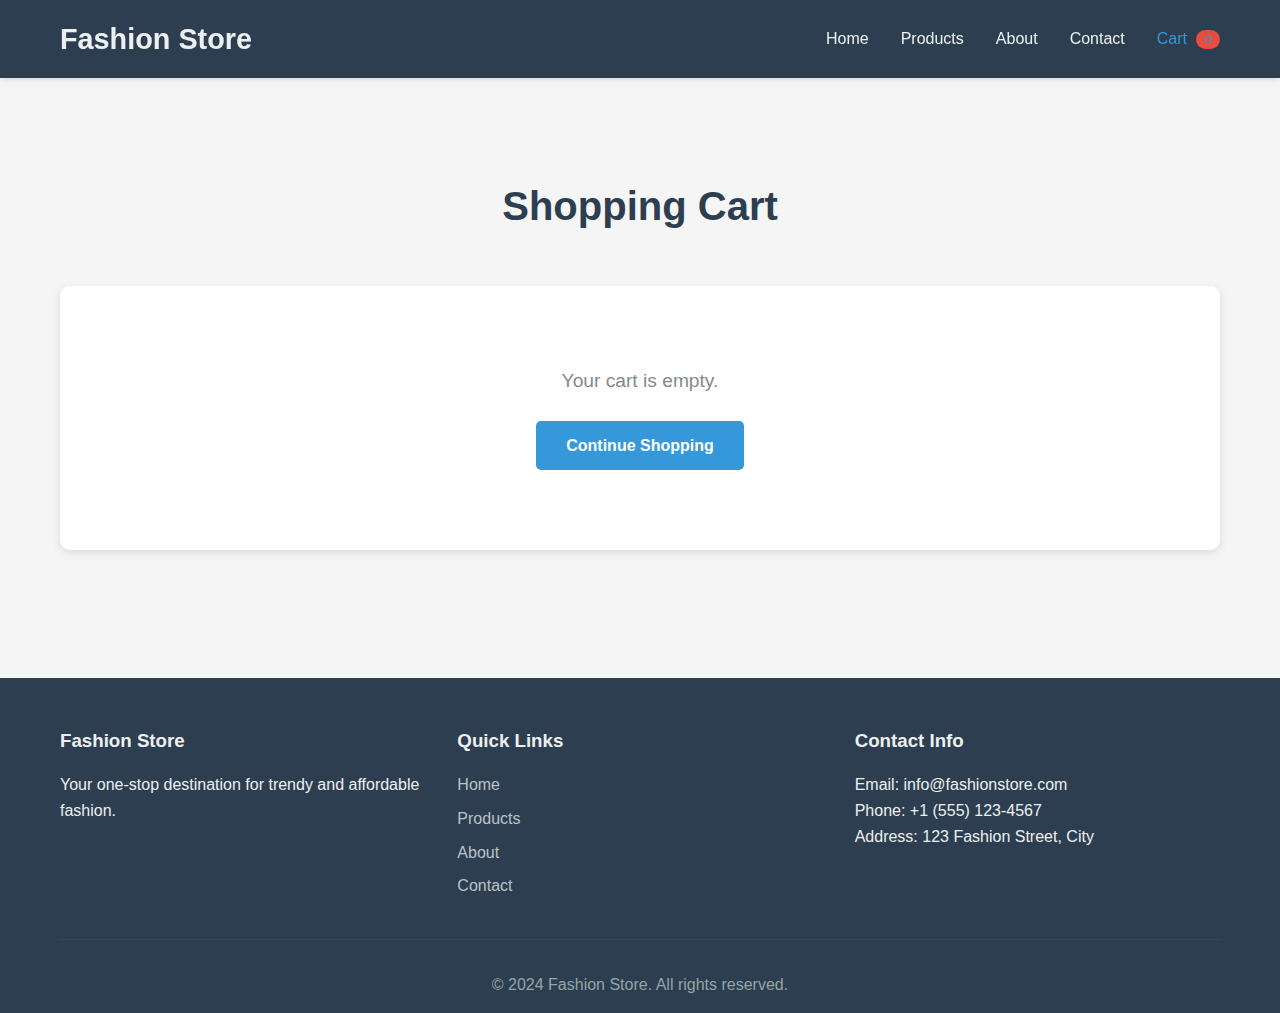
<file: cart.html>
<!DOCTYPE html>
<html lang="en">
<head>
    <meta charset="UTF-8">
    <meta name="viewport" content="width=device-width, initial-scale=1.0">
    <title>Fashion Store - Shopping Cart</title>
    <link rel="stylesheet" href="css/style.css">
</head>
<body>
    <!-- Navigation -->
    <nav class="navbar">
        <div class="container">
            <div class="nav-brand">
                <a href="index.html"><h1>Fashion Store</h1></a>
            </div>
            <ul class="nav-menu">
                <li><a href="index.html">Home</a></li>
                <li><a href="products.html">Products</a></li>
                <li><a href="about.html">About</a></li>
                <li><a href="contact.html">Contact</a></li>
                <li><a href="cart.html" class="active">Cart <span id="cart-count">0</span></a></li>
            </ul>
            <div class="hamburger">
                <span></span>
                <span></span>
                <span></span>
            </div>
        </div>
    </nav>

    <!-- Cart Section -->
    <section class="cart-section">
        <div class="container">
            <h2 class="section-title">Shopping Cart</h2>
            <div id="cart-items" class="cart-items">
                <!-- Cart items will be dynamically added here -->
                <div class="empty-cart">
                    <p>Your cart is empty.</p>
                    <a href="products.html" class="btn btn-primary">Continue Shopping</a>
                </div>
            </div>
            <div class="cart-summary" id="cart-summary" style="display: none;">
                <div class="summary-row">
                    <span>Subtotal:</span>
                    <span id="subtotal">$0.00</span>
                </div>
                <div class="summary-row">
                    <span>Tax (10%):</span>
                    <span id="tax">$0.00</span>
                </div>
                <div class="summary-row total">
                    <span>Total:</span>
                    <span id="total">$0.00</span>
                </div>
                <button class="btn btn-primary btn-large" id="checkout-btn">Proceed to Checkout</button>
            </div>
        </div>
    </section>

    <!-- Footer -->
    <footer class="footer">
        <div class="container">
            <div class="footer-content">
                <div class="footer-section">
                    <h3>Fashion Store</h3>
                    <p>Your one-stop destination for trendy and affordable fashion.</p>
                </div>
                <div class="footer-section">
                    <h3>Quick Links</h3>
                    <ul>
                        <li><a href="index.html">Home</a></li>
                        <li><a href="products.html">Products</a></li>
                        <li><a href="about.html">About</a></li>
                        <li><a href="contact.html">Contact</a></li>
                    </ul>
                </div>
                <div class="footer-section">
                    <h3>Contact Info</h3>
                    <p>Email: info@fashionstore.com</p>
                    <p>Phone: +1 (555) 123-4567</p>
                    <p>Address: 123 Fashion Street, City</p>
                </div>
            </div>
            <p class="footer-bottom">&copy; 2024 Fashion Store. All rights reserved.</p>
        </div>
    </footer>

    <script src="js/script.js"></script>
    <script src="js/cart.js"></script>
</body>
</html>
</file>
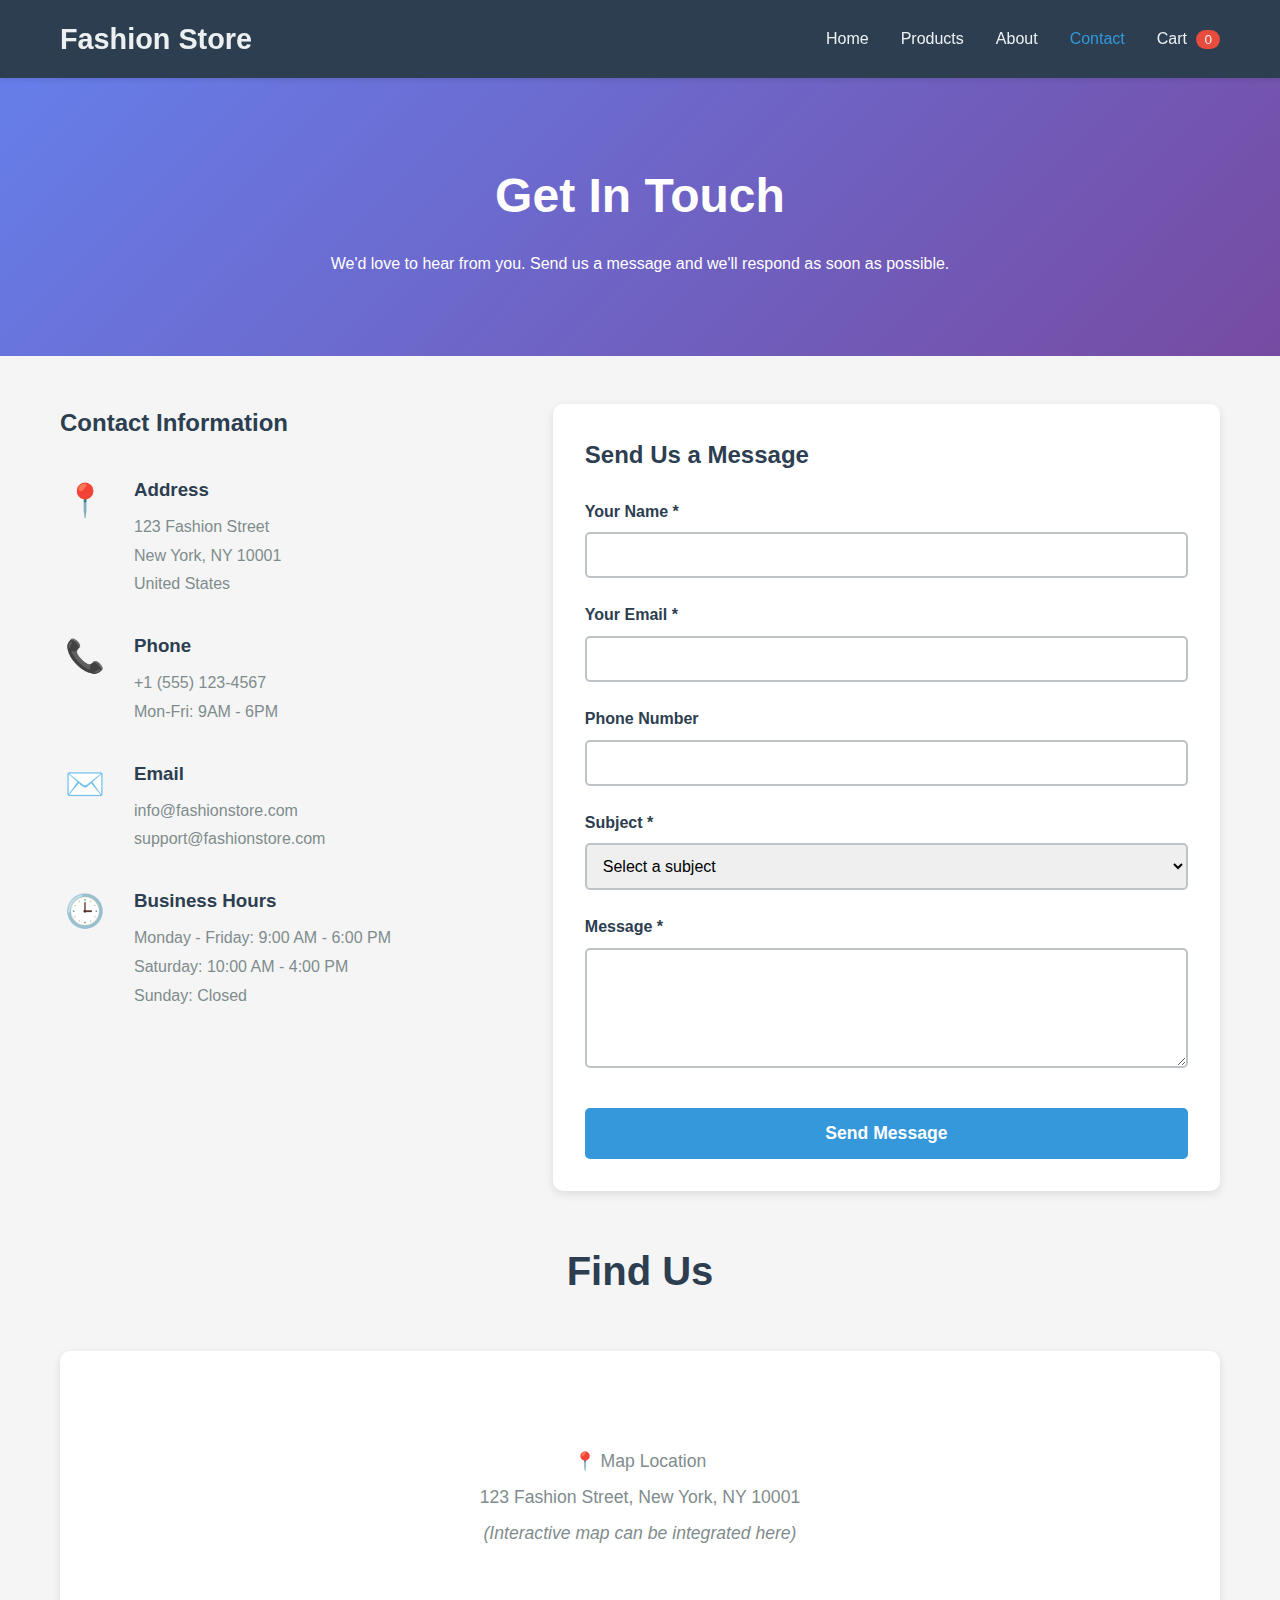
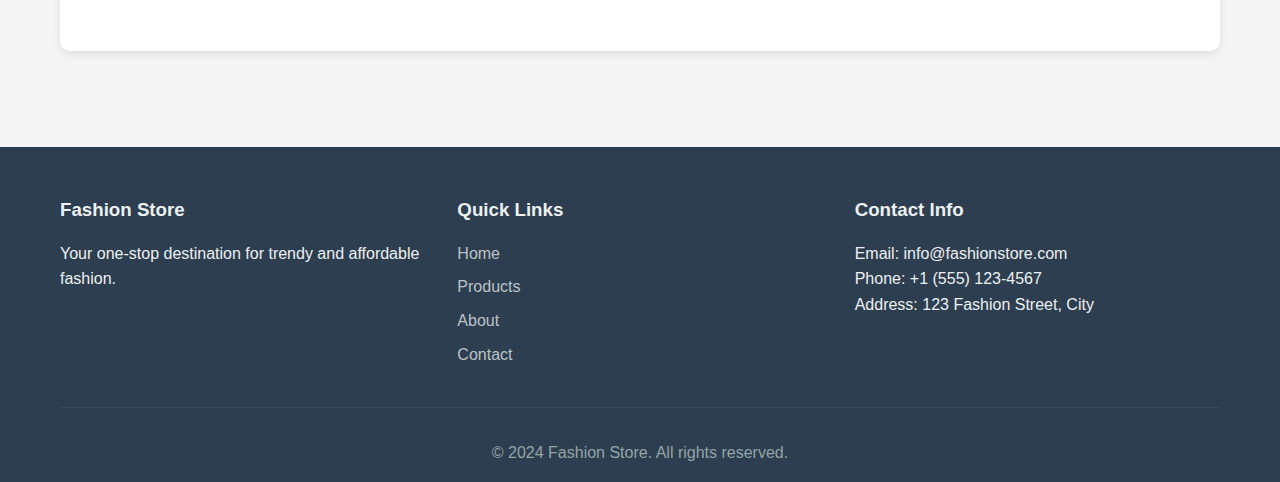
<file: contact.html>
<!DOCTYPE html>
<html lang="en">
<head>
    <meta charset="UTF-8">
    <meta name="viewport" content="width=device-width, initial-scale=1.0">
    <title>Fashion Store - Contact Us</title>
    <link rel="stylesheet" href="css/style.css">
</head>
<body>
    <!-- Navigation -->
    <nav class="navbar">
        <div class="container">
            <div class="nav-brand">
                <a href="index.html"><h1>Fashion Store</h1></a>
            </div>
            <ul class="nav-menu">
                <li><a href="index.html">Home</a></li>
                <li><a href="products.html">Products</a></li>
                <li><a href="about.html">About</a></li>
                <li><a href="contact.html" class="active">Contact</a></li>
                <li><a href="cart.html">Cart <span id="cart-count">0</span></a></li>
            </ul>
            <div class="hamburger">
                <span></span>
                <span></span>
                <span></span>
            </div>
        </div>
    </nav>

    <!-- Contact Hero -->
    <section class="contact-hero">
        <div class="container">
            <h1>Get In Touch</h1>
            <p>We'd love to hear from you. Send us a message and we'll respond as soon as possible.</p>
        </div>
    </section>

    <!-- Contact Section -->
    <section class="contact-section">
        <div class="container">
            <div class="contact-wrapper">
                <div class="contact-info">
                    <h2>Contact Information</h2>
                    <div class="info-item">
                        <div class="info-icon">📍</div>
                        <div>
                            <h3>Address</h3>
                            <p>123 Fashion Street<br>New York, NY 10001<br>United States</p>
                        </div>
                    </div>
                    <div class="info-item">
                        <div class="info-icon">📞</div>
                        <div>
                            <h3>Phone</h3>
                            <p>+1 (555) 123-4567<br>Mon-Fri: 9AM - 6PM</p>
                        </div>
                    </div>
                    <div class="info-item">
                        <div class="info-icon">✉️</div>
                        <div>
                            <h3>Email</h3>
                            <p>info@fashionstore.com<br>support@fashionstore.com</p>
                        </div>
                    </div>
                    <div class="info-item">
                        <div class="info-icon">🕒</div>
                        <div>
                            <h3>Business Hours</h3>
                            <p>Monday - Friday: 9:00 AM - 6:00 PM<br>Saturday: 10:00 AM - 4:00 PM<br>Sunday: Closed</p>
                        </div>
                    </div>
                </div>

                <div class="contact-form-wrapper">
                    <h2>Send Us a Message</h2>
                    <form class="contact-form" id="contact-form">
                        <div class="form-group">
                            <label for="name">Your Name *</label>
                            <input type="text" id="name" name="name" required>
                        </div>
                        <div class="form-group">
                            <label for="email">Your Email *</label>
                            <input type="email" id="email" name="email" required>
                        </div>
                        <div class="form-group">
                            <label for="phone">Phone Number</label>
                            <input type="tel" id="phone" name="phone">
                        </div>
                        <div class="form-group">
                            <label for="subject">Subject *</label>
                            <select id="subject" name="subject" required>
                                <option value="">Select a subject</option>
                                <option value="order">Order Inquiry</option>
                                <option value="return">Return/Exchange</option>
                                <option value="product">Product Question</option>
                                <option value="complaint">Complaint</option>
                                <option value="other">Other</option>
                            </select>
                        </div>
                        <div class="form-group">
                            <label for="message">Message *</label>
                            <textarea id="message" name="message" rows="5" required></textarea>
                        </div>
                        <button type="submit" class="btn btn-primary btn-large">Send Message</button>
                    </form>
                    <div id="form-message" class="form-message"></div>
                </div>
            </div>

            <!-- Map Section -->
            <div class="map-section">
                <h2 class="section-title">Find Us</h2>
                <div class="map-placeholder">
                    <p>📍 Map Location</p>
                    <p>123 Fashion Street, New York, NY 10001</p>
                    <p class="map-note">(Interactive map can be integrated here)</p>
                </div>
            </div>
        </div>
    </section>

    <!-- Footer -->
    <footer class="footer">
        <div class="container">
            <div class="footer-content">
                <div class="footer-section">
                    <h3>Fashion Store</h3>
                    <p>Your one-stop destination for trendy and affordable fashion.</p>
                </div>
                <div class="footer-section">
                    <h3>Quick Links</h3>
                    <ul>
                        <li><a href="index.html">Home</a></li>
                        <li><a href="products.html">Products</a></li>
                        <li><a href="about.html">About</a></li>
                        <li><a href="contact.html">Contact</a></li>
                    </ul>
                </div>
                <div class="footer-section">
                    <h3>Contact Info</h3>
                    <p>Email: info@fashionstore.com</p>
                    <p>Phone: +1 (555) 123-4567</p>
                    <p>Address: 123 Fashion Street, City</p>
                </div>
            </div>
            <p class="footer-bottom">&copy; 2024 Fashion Store. All rights reserved.</p>
        </div>
    </footer>

    <script src="js/script.js"></script>
    <script src="js/contact.js"></script>
</body>
</html>
</file>
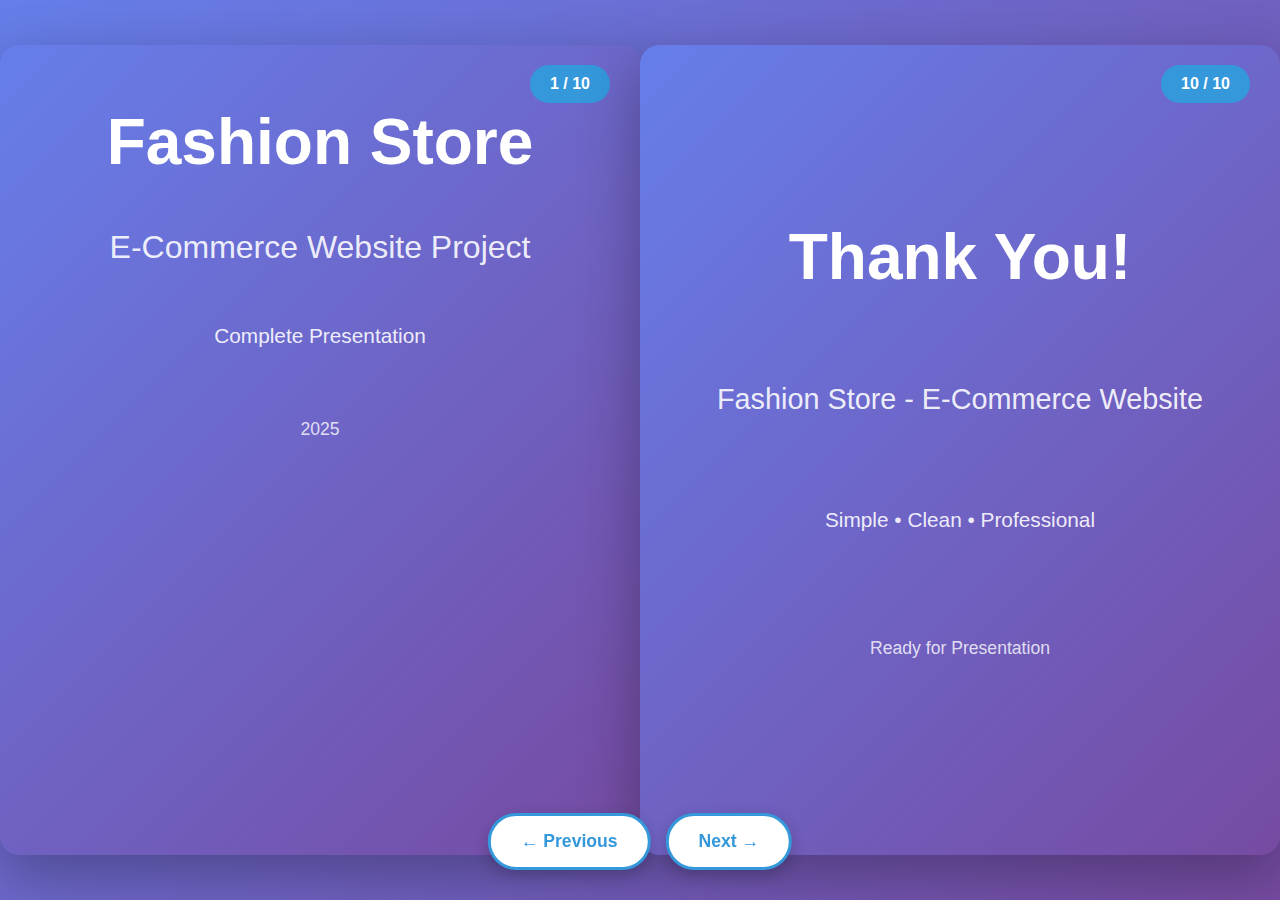
<file: Fashion_Store_Presentation.html>
<!DOCTYPE html>
<html lang="en">
<head>
    <meta charset="UTF-8">
    <meta name="viewport" content="width=device-width, initial-scale=1.0">
    <title>Fashion Store - Presentation</title>
    <style>
        * {
            margin: 0;
            padding: 0;
            box-sizing: border-box;
        }
        
        body {
            font-family: 'Segoe UI', Tahoma, Geneva, Verdana, sans-serif;
            background: linear-gradient(135deg, #667eea 0%, #764ba2 100%);
            overflow: hidden;
        }
        
        .presentation-container {
            width: 100vw;
            height: 100vh;
            display: flex;
            align-items: center;
            justify-content: center;
        }
        
        .slide {
            width: 90%;
            max-width: 1200px;
            height: 90vh;
            background: white;
            border-radius: 20px;
            box-shadow: 0 20px 60px rgba(0,0,0,0.3);
            padding: 60px;
            display: none;
            overflow-y: auto;
            position: relative;
        }
        
        .slide.active {
            display: block;
            animation: slideIn 0.5s ease;
        }
        
        @keyframes slideIn {
            from {
                opacity: 0;
                transform: scale(0.9);
            }
            to {
                opacity: 1;
                transform: scale(1);
            }
        }
        
        .slide h1 {
            color: #2c3e50;
            font-size: 3em;
            margin-bottom: 30px;
            text-align: center;
            border-bottom: 4px solid #3498db;
            padding-bottom: 20px;
        }
        
        .slide h2 {
            color: #3498db;
            font-size: 2em;
            margin-top: 30px;
            margin-bottom: 20px;
        }
        
        .slide h3 {
            color: #555;
            font-size: 1.5em;
            margin-top: 20px;
            margin-bottom: 15px;
        }
        
        .slide p {
            font-size: 1.2em;
            line-height: 1.8;
            margin-bottom: 15px;
            color: #333;
        }
        
        .slide ul {
            margin-left: 40px;
            margin-bottom: 20px;
        }
        
        .slide li {
            font-size: 1.1em;
            margin-bottom: 10px;
            color: #555;
        }
        
        .feature-grid {
            display: grid;
            grid-template-columns: repeat(2, 1fr);
            gap: 20px;
            margin: 30px 0;
        }
        
        .feature-card {
            background: linear-gradient(135deg, #667eea 0%, #764ba2 100%);
            color: white;
            padding: 30px;
            border-radius: 15px;
            text-align: center;
            box-shadow: 0 5px 15px rgba(0,0,0,0.2);
        }
        
        .feature-card h3 {
            color: white;
            margin: 0 0 15px 0;
            font-size: 1.5em;
        }
        
        .feature-card p {
            color: rgba(255,255,255,0.9);
            margin: 0;
        }
        
        .screenshot-placeholder {
            width: 100%;
            height: 400px;
            background: linear-gradient(135deg, #e8f4f8 0%, #d4e8f0 100%);
            border: 3px dashed #3498db;
            border-radius: 15px;
            display: flex;
            align-items: center;
            justify-content: center;
            color: #3498db;
            font-size: 1.5em;
            font-weight: bold;
            margin: 30px 0;
            text-align: center;
            padding: 20px;
        }
        
        .navigation {
            position: fixed;
            bottom: 30px;
            left: 50%;
            transform: translateX(-50%);
            display: flex;
            gap: 15px;
            z-index: 1000;
        }
        
        .nav-btn {
            background: white;
            color: #3498db;
            border: 3px solid #3498db;
            padding: 15px 30px;
            border-radius: 50px;
            cursor: pointer;
            font-size: 1.1em;
            font-weight: bold;
            transition: all 0.3s;
            box-shadow: 0 5px 15px rgba(0,0,0,0.2);
        }
        
        .nav-btn:hover {
            background: #3498db;
            color: white;
            transform: translateY(-3px);
        }
        
        .slide-number {
            position: absolute;
            top: 20px;
            right: 30px;
            background: #3498db;
            color: white;
            padding: 10px 20px;
            border-radius: 20px;
            font-weight: bold;
        }
        
        .title-slide {
            display: flex;
            flex-direction: column;
            align-items: center;
            justify-content: center;
            text-align: center;
            background: linear-gradient(135deg, #667eea 0%, #764ba2 100%);
            color: white;
        }
        
        .title-slide h1 {
            color: white;
            border: none;
            font-size: 4em;
            margin-bottom: 20px;
        }
        
        .title-slide p {
            font-size: 1.5em;
            color: rgba(255,255,255,0.9);
        }
        
        .code-example {
            background: #2c3e50;
            color: #0f0;
            padding: 20px;
            border-radius: 10px;
            font-family: 'Courier New', monospace;
            margin: 20px 0;
            overflow-x: auto;
        }
        
        .stats-grid {
            display: grid;
            grid-template-columns: repeat(3, 1fr);
            gap: 20px;
            margin: 30px 0;
        }
        
        .stat-card {
            background: #f8f9fa;
            padding: 30px;
            border-radius: 15px;
            text-align: center;
            border: 3px solid #3498db;
        }
        
        .stat-card h2 {
            color: #3498db;
            font-size: 3em;
            margin: 0;
        }
        
        .stat-card p {
            color: #555;
            margin-top: 10px;
        }
    </style>
</head>
<body>
    <div class="presentation-container">
        
        <!-- Slide 1: Title -->
        <div class="slide active title-slide">
            <div class="slide-number">1 / 10</div>
            <h1>Fashion Store</h1>
            <p style="font-size: 2em; margin-top: 20px;">E-Commerce Website Project</p>
            <p style="font-size: 1.3em; margin-top: 40px;">Complete Presentation</p>
            <p style="font-size: 1.1em; margin-top: 60px; color: rgba(255,255,255,0.8);">2025</p>
        </div>

        <!-- Slide 2: Overview -->
        <div class="slide">
            <div class="slide-number">2 / 10</div>
            <h1>Project Overview</h1>
            <p style="font-size: 1.3em; text-align: center; margin-bottom: 40px;">
                A simple e-commerce website made with HTML, CSS, and JavaScript
            </p>
            
            <div class="feature-grid">
                <div class="feature-card">
                    <h3>6 Pages</h3>
                    <p>Complete website with all features</p>
                </div>
                <div class="feature-card">
                    <h3>12 Products</h3>
                    <p>Different clothing items</p>
                </div>
                <div class="feature-card">
                    <h3>Responsive</h3>
                    <p>Works on all devices</p>
                </div>
                <div class="feature-card">
                    <h3>Easy Code</h3>
                    <p>Simple JavaScript for beginners</p>
                </div>
            </div>
        </div>

        <!-- Slide 3: Pages -->
        <div class="slide">
            <div class="slide-number">3 / 10</div>
            <h1>Website Pages</h1>
            
            <h2>1. Home Page</h2>
            <ul>
                <li>Welcome section with hero image</li>
                <li>4 Featured products</li>
                <li>Customer reviews</li>
                <li>Newsletter signup</li>
            </ul>
            
            <h2>2. Products Page</h2>
            <ul>
                <li>Shows all 12 products</li>
                <li>Search bar to find products</li>
                <li>Category filter buttons</li>
                <li>Product grid layout</li>
            </ul>
            
            <h2>3. Product Detail Page</h2>
            <ul>
                <li>Large product image</li>
                <li>Product information</li>
                <li>Size and quantity selector</li>
                <li>Add to Cart button</li>
            </ul>
        </div>

        <!-- Slide 4: More Pages -->
        <div class="slide">
            <div class="slide-number">4 / 10</div>
            <h1>More Pages</h1>
            
            <h2>4. Shopping Cart</h2>
            <ul>
                <li>Shows all added products</li>
                <li>Remove items button</li>
                <li>Price calculation</li>
                <li>Checkout button</li>
            </ul>
            
            <h2>5. About Page</h2>
            <ul>
                <li>Company story</li>
                <li>Mission and values</li>
                <li>Why choose us</li>
                <li>Features and benefits</li>
            </ul>
            
            <h2>6. Contact Page</h2>
            <ul>
                <li>Contact form</li>
                <li>Company information</li>
                <li>Address and phone</li>
                <li>Form validation</li>
            </ul>
        </div>

        <!-- Slide 5: Features -->
        <div class="slide">
            <div class="slide-number">5 / 10</div>
            <h1>Main Features</h1>
            
            <div class="screenshot-placeholder">
                [SCREENSHOT: Products Page with Search and Filter]
            </div>
            
            <h2>1. Product Search</h2>
            <p>Type product name in search bar. Matching products show instantly.</p>
            
            <h2>2. Category Filter</h2>
            <p>Click category buttons (Tops, Bottoms, Dresses, Outerwear) to filter products.</p>
            
            <h2>3. Shopping Cart</h2>
            <p>Add products to cart. Cart saves in browser. Can remove items anytime.</p>
        </div>

        <!-- Slide 6: How It Works -->
        <div class="slide">
            <div class="slide-number">6 / 10</div>
            <h1>How It Works</h1>
            
            <h2>Step 1: Browse Products</h2>
            <p>Go to Products page. See all 12 products in grid layout.</p>
            
            <h2>Step 2: Search or Filter</h2>
            <p>Use search bar or click category buttons to find specific products.</p>
            
            <h2>Step 3: View Details</h2>
            <p>Click "View Details" on any product to see full information.</p>
            
            <h2>Step 4: Add to Cart</h2>
            <p>Select size and quantity. Click "Add to Cart" button.</p>
            
            <h2>Step 5: Checkout</h2>
            <p>Go to Cart page. Review items. Click "Checkout" to complete order.</p>
        </div>

        <!-- Slide 7: Technologies -->
        <div class="slide">
            <div class="slide-number">7 / 10</div>
            <h1>Technologies Used</h1>
            
            <div class="feature-grid">
                <div class="feature-card">
                    <h3>HTML5</h3>
                    <p>Page structure and content</p>
                </div>
                <div class="feature-card">
                    <h3>CSS3</h3>
                    <p>Design and styling</p>
                </div>
                <div class="feature-card">
                    <h3>JavaScript</h3>
                    <p>Makes website interactive</p>
                </div>
                <div class="feature-card">
                    <h3>LocalStorage</h3>
                    <p>Saves cart data</p>
                </div>
            </div>
            
            <h2 style="margin-top: 40px;">Simple Code Example</h2>
            <div class="code-example">
function addToCart(product) {
    let cart = getCart();
    cart.push(product);
    saveCart(cart);
    updateCartCount();
}
            </div>
        </div>

        <!-- Slide 8: Design -->
        <div class="slide">
            <div class="slide-number">8 / 10</div>
            <h1>Design Features</h1>
            
            <div class="screenshot-placeholder">
                [SCREENSHOT: Website Design - Multiple Pages]
            </div>
            
            <h2>Color Scheme</h2>
            <ul>
                <li>Blue (#3498db) - Buttons and links</li>
                <li>Dark Blue (#2c3e50) - Navigation and text</li>
                <li>Red (#e74c3c) - Prices</li>
                <li>Gradient - Hero sections</li>
            </ul>
            
            <h2>Responsive Design</h2>
            <p>Website automatically adjusts for mobile phones, tablets, and computers.</p>
        </div>

        <!-- Slide 9: Project Stats -->
        <div class="slide">
            <div class="slide-number">9 / 10</div>
            <h1>Project Statistics</h1>
            
            <div class="stats-grid">
                <div class="stat-card">
                    <h2>6</h2>
                    <p>Pages</p>
                </div>
                <div class="stat-card">
                    <h2>12</h2>
                    <p>Products</p>
                </div>
                <div class="stat-card">
                    <h2>6</h2>
                    <p>JS Files</p>
                </div>
            </div>
            
            <h2 style="margin-top: 40px;">Features</h2>
            <ul>
                <li>Product search functionality</li>
                <li>Category filtering</li>
                <li>Shopping cart system</li>
                <li>Contact form</li>
                <li>Newsletter signup</li>
                <li>Responsive navigation</li>
                <li>Mobile-friendly design</li>
            </ul>
        </div>

        <!-- Slide 10: Conclusion -->
        <div class="slide title-slide">
            <div class="slide-number">10 / 10</div>
            <h1>Thank You!</h1>
            <p style="font-size: 1.8em; margin-top: 40px;">
                Fashion Store - E-Commerce Website
            </p>
            <p style="font-size: 1.3em; margin-top: 60px;">
                Simple • Clean • Professional
            </p>
            <p style="font-size: 1.1em; margin-top: 80px; color: rgba(255,255,255,0.8);">
                Ready for Presentation
            </p>
        </div>

    </div>

    <!-- Navigation Buttons -->
    <div class="navigation">
        <button class="nav-btn" onclick="previousSlide()">← Previous</button>
        <button class="nav-btn" onclick="nextSlide()">Next →</button>
    </div>

    <script>
        let currentSlide = 0;
        const slides = document.querySelectorAll('.slide');
        const totalSlides = slides.length;

        function showSlide(n) {
            slides[currentSlide].classList.remove('active');
            currentSlide = (n + totalSlides) % totalSlides;
            slides[currentSlide].classList.add('active');
        }

        function nextSlide() {
            showSlide(currentSlide + 1);
        }

        function previousSlide() {
            showSlide(currentSlide - 1);
        }

        // Keyboard navigation
        document.addEventListener('keydown', function(e) {
            if (e.key === 'ArrowRight' || e.key === 'ArrowDown') {
                nextSlide();
            } else if (e.key === 'ArrowLeft' || e.key === 'ArrowUp') {
                previousSlide();
            }
        });

        // Touch swipe for mobile
        let touchStartX = 0;
        let touchEndX = 0;

        document.addEventListener('touchstart', function(e) {
            touchStartX = e.changedTouches[0].screenX;
        });

        document.addEventListener('touchend', function(e) {
            touchEndX = e.changedTouches[0].screenX;
            handleSwipe();
        });

        function handleSwipe() {
            if (touchEndX < touchStartX - 50) {
                nextSlide();
            }
            if (touchEndX > touchStartX + 50) {
                previousSlide();
            }
        }
    </script>
</body>
</html>
</file>
<file: css/style.css>
/* Reset and Base Styles */
* {
    margin: 0;
    padding: 0;
    box-sizing: border-box;
}

body {
    font-family: 'Segoe UI', Tahoma, Geneva, Verdana, sans-serif;
    line-height: 1.6;
    color: #333;
    background-color: #f5f5f5;
}

.container {
    max-width: 1200px;
    margin: 0 auto;
    padding: 0 20px;
}

/* Navigation */
.navbar {
    background-color: #2c3e50;
    color: white;
    padding: 1rem 0;
    box-shadow: 0 2px 5px rgba(0,0,0,0.1);
    position: sticky;
    top: 0;
    z-index: 1000;
}

.navbar .container {
    display: flex;
    justify-content: space-between;
    align-items: center;
}

.nav-brand h1 {
    font-size: 1.8rem;
    color: #ecf0f1;
}

.nav-brand a {
    text-decoration: none;
    color: inherit;
}

.nav-brand a:hover h1 {
    color: #3498db;
    transition: color 0.3s;
}

.nav-menu {
    display: flex;
    list-style: none;
    gap: 2rem;
}

.nav-menu a {
    color: #ecf0f1;
    text-decoration: none;
    font-weight: 500;
    transition: color 0.3s;
}

.nav-menu a:hover,
.nav-menu a.active {
    color: #3498db;
}

.nav-menu span {
    background-color: #e74c3c;
    padding: 2px 8px;
    border-radius: 12px;
    font-size: 0.85rem;
    margin-left: 5px;
}

.hamburger {
    display: none;
    flex-direction: column;
    cursor: pointer;
    gap: 4px;
}

.hamburger span {
    width: 25px;
    height: 3px;
    background-color: #ecf0f1;
    transition: 0.3s;
}

/* Hero Section */
.hero {
    background: linear-gradient(135deg, #667eea 0%, #764ba2 100%);
    color: white;
    padding: 100px 20px;
    text-align: center;
}

.hero-content h2 {
    font-size: 3rem;
    margin-bottom: 1rem;
}

.hero-content p {
    font-size: 1.3rem;
    margin-bottom: 2rem;
}

/* Buttons */
.btn {
    display: inline-block;
    padding: 12px 30px;
    text-decoration: none;
    border-radius: 5px;
    font-weight: 600;
    transition: all 0.3s;
    border: none;
    cursor: pointer;
    font-size: 1rem;
}

.btn-primary {
    background-color: #3498db;
    color: white;
}

.btn-primary:hover {
    background-color: #2980b9;
    transform: translateY(-2px);
    box-shadow: 0 5px 15px rgba(52, 152, 219, 0.4);
}

.btn-secondary {
    background-color: #95a5a6;
    color: white;
}

.btn-secondary:hover {
    background-color: #7f8c8d;
}

.btn-large {
    padding: 15px 40px;
    font-size: 1.1rem;
    width: 100%;
    margin-top: 1rem;
}

/* Section Titles */
.section-title {
    text-align: center;
    font-size: 2.5rem;
    margin: 3rem 0;
    color: #2c3e50;
}

/* Products Grid */
.products-grid {
    display: grid;
    grid-template-columns: repeat(auto-fill, minmax(250px, 1fr));
    gap: 2rem;
    margin-bottom: 3rem;
}

.product-card {
    background: white;
    border-radius: 10px;
    overflow: hidden;
    box-shadow: 0 3px 10px rgba(0,0,0,0.1);
    transition: transform 0.3s, box-shadow 0.3s;
}

.product-card:hover {
    transform: translateY(-5px);
    box-shadow: 0 5px 20px rgba(0,0,0,0.15);
}

.product-image {
    width: 100%;
    height: 300px;
    overflow: hidden;
    background-color: #ecf0f1;
}

.product-image img {
    width: 100%;
    height: 100%;
    object-fit: cover;
    transition: transform 0.3s;
}

.product-card:hover .product-image img {
    transform: scale(1.05);
}

.product-info {
    padding: 1.5rem;
    text-align: center;
}

.product-info h3 {
    color: #2c3e50;
    margin-bottom: 0.5rem;
    font-size: 1.3rem;
}

.price {
    font-size: 1.5rem;
    font-weight: bold;
    color: #e74c3c;
    margin: 1rem 0;
}

/* Product Detail Page */
.product-detail {
    padding: 3rem 0;
}

.product-detail-wrapper {
    display: grid;
    grid-template-columns: 1fr 1fr;
    gap: 3rem;
    background: white;
    padding: 2rem;
    border-radius: 10px;
    box-shadow: 0 3px 10px rgba(0,0,0,0.1);
}

.product-image-large {
    width: 100%;
}

.product-image-large img {
    width: 100%;
    height: auto;
    border-radius: 10px;
}

.product-details h2 {
    font-size: 2rem;
    color: #2c3e50;
    margin-bottom: 1rem;
}

.product-price {
    font-size: 2rem;
    color: #e74c3c;
    font-weight: bold;
    margin-bottom: 1.5rem;
}

.product-description {
    color: #7f8c8d;
    margin-bottom: 2rem;
    line-height: 1.8;
}

.size-selector,
.quantity-selector {
    margin-bottom: 1.5rem;
}

.size-selector label,
.quantity-selector label {
    display: block;
    margin-bottom: 0.5rem;
    font-weight: 600;
    color: #2c3e50;
}

.size-selector select {
    width: 100%;
    padding: 10px;
    border: 2px solid #bdc3c7;
    border-radius: 5px;
    font-size: 1rem;
}

.quantity-selector {
    display: flex;
    align-items: center;
    gap: 1rem;
}

.qty-btn {
    width: 40px;
    height: 40px;
    border: 2px solid #bdc3c7;
    background: white;
    border-radius: 5px;
    font-size: 1.2rem;
    cursor: pointer;
    transition: all 0.3s;
}

.qty-btn:hover {
    background-color: #3498db;
    color: white;
    border-color: #3498db;
}

#quantity {
    width: 80px;
    padding: 10px;
    text-align: center;
    border: 2px solid #bdc3c7;
    border-radius: 5px;
    font-size: 1rem;
}

.back-link {
    display: inline-block;
    margin-top: 1rem;
    color: #3498db;
    text-decoration: none;
    font-weight: 500;
}

.back-link:hover {
    text-decoration: underline;
}

/* Cart Page */
.cart-section {
    padding: 3rem 0;
}

.cart-items {
    background: white;
    padding: 2rem;
    border-radius: 10px;
    box-shadow: 0 3px 10px rgba(0,0,0,0.1);
    margin-bottom: 2rem;
}

.cart-item {
    display: grid;
    grid-template-columns: 150px 1fr auto;
    gap: 2rem;
    padding: 1.5rem 0;
    border-bottom: 1px solid #ecf0f1;
    align-items: center;
}

.cart-item:last-child {
    border-bottom: none;
}

.cart-item-image {
    width: 150px;
    height: 150px;
    border-radius: 5px;
    overflow: hidden;
}

.cart-item-image img {
    width: 100%;
    height: 100%;
    object-fit: cover;
}

.cart-item-info h3 {
    color: #2c3e50;
    margin-bottom: 0.5rem;
}

.cart-item-info p {
    color: #7f8c8d;
    margin-bottom: 0.5rem;
}

.cart-item-price {
    font-size: 1.3rem;
    font-weight: bold;
    color: #e74c3c;
}

.remove-btn {
    background-color: #e74c3c;
    color: white;
    border: none;
    padding: 8px 15px;
    border-radius: 5px;
    cursor: pointer;
    font-weight: 500;
    transition: background-color 0.3s;
}

.remove-btn:hover {
    background-color: #c0392b;
}

.empty-cart {
    text-align: center;
    padding: 3rem;
    color: #7f8c8d;
}

.empty-cart p {
    font-size: 1.2rem;
    margin-bottom: 1.5rem;
}

.cart-summary {
    background: white;
    padding: 2rem;
    border-radius: 10px;
    box-shadow: 0 3px 10px rgba(0,0,0,0.1);
}

.summary-row {
    display: flex;
    justify-content: space-between;
    padding: 1rem 0;
    font-size: 1.1rem;
    border-bottom: 1px solid #ecf0f1;
}

.summary-row.total {
    font-size: 1.5rem;
    font-weight: bold;
    color: #2c3e50;
    border-bottom: none;
    margin-top: 1rem;
}

/* Footer */
.footer {
    background-color: #2c3e50;
    color: #ecf0f1;
    padding: 3rem 0 1rem;
    margin-top: 3rem;
}

.footer-content {
    display: grid;
    grid-template-columns: repeat(auto-fit, minmax(250px, 1fr));
    gap: 2rem;
    margin-bottom: 2rem;
}

.footer-section h3 {
    margin-bottom: 1rem;
    color: #ecf0f1;
}

.footer-section ul {
    list-style: none;
}

.footer-section ul li {
    margin-bottom: 0.5rem;
}

.footer-section a {
    color: #bdc3c7;
    text-decoration: none;
    transition: color 0.3s;
}

.footer-section a:hover {
    color: #3498db;
}

.footer-bottom {
    text-align: center;
    padding-top: 2rem;
    border-top: 1px solid #34495e;
    color: #95a5a6;
}

/* About Page */
.about-hero {
    background: linear-gradient(135deg, #667eea 0%, #764ba2 100%);
    color: white;
    padding: 80px 20px;
    text-align: center;
}

.about-hero h1 {
    font-size: 3rem;
    margin-bottom: 1rem;
}

.about-content {
    padding: 3rem 0;
}

.about-section {
    display: grid;
    grid-template-columns: 1fr 1fr;
    gap: 3rem;
    margin-bottom: 4rem;
    align-items: center;
}

.about-section.reverse {
    direction: rtl;
}

.about-section.reverse > * {
    direction: ltr;
}

.about-text h2 {
    color: #2c3e50;
    margin-bottom: 1.5rem;
    font-size: 2rem;
}

.about-text p {
    color: #7f8c8d;
    margin-bottom: 1rem;
    line-height: 1.8;
    font-size: 1.1rem;
}

.about-image {
    width: 100%;
    border-radius: 10px;
    overflow: hidden;
    box-shadow: 0 5px 15px rgba(0,0,0,0.1);
}

.about-image img {
    width: 100%;
    height: auto;
    display: block;
}

.values-section,
.team-section {
    margin-top: 4rem;
}

.values-grid {
    display: grid;
    grid-template-columns: repeat(auto-fit, minmax(250px, 1fr));
    gap: 2rem;
    margin-top: 2rem;
}

.value-card {
    background: white;
    padding: 2rem;
    border-radius: 10px;
    text-align: center;
    box-shadow: 0 3px 10px rgba(0,0,0,0.1);
    transition: transform 0.3s;
}

.value-card:hover {
    transform: translateY(-5px);
}

.value-icon {
    font-size: 3rem;
    margin-bottom: 1rem;
}

.value-card h3 {
    color: #2c3e50;
    margin-bottom: 1rem;
}

.value-card p {
    color: #7f8c8d;
    line-height: 1.6;
}

.features-grid {
    display: grid;
    grid-template-columns: repeat(auto-fit, minmax(250px, 1fr));
    gap: 2rem;
    margin-top: 2rem;
}

.feature-item {
    background: white;
    padding: 2rem;
    border-radius: 10px;
    box-shadow: 0 3px 10px rgba(0,0,0,0.1);
}

.feature-item h3 {
    color: #2c3e50;
    margin-bottom: 1rem;
    font-size: 1.3rem;
}

.feature-item p {
    color: #7f8c8d;
    line-height: 1.6;
}

/* Contact Page */
.contact-hero {
    background: linear-gradient(135deg, #667eea 0%, #764ba2 100%);
    color: white;
    padding: 80px 20px;
    text-align: center;
}

.contact-hero h1 {
    font-size: 3rem;
    margin-bottom: 1rem;
}

.contact-section {
    padding: 3rem 0;
}

.contact-wrapper {
    display: grid;
    grid-template-columns: 1fr 1.5fr;
    gap: 3rem;
    margin-bottom: 3rem;
}

.contact-info h2 {
    color: #2c3e50;
    margin-bottom: 2rem;
}

.info-item {
    display: flex;
    gap: 1.5rem;
    margin-bottom: 2rem;
    align-items: flex-start;
}

.info-icon {
    font-size: 2rem;
    width: 50px;
    text-align: center;
}

.info-item h3 {
    color: #2c3e50;
    margin-bottom: 0.5rem;
}

.info-item p {
    color: #7f8c8d;
    line-height: 1.8;
}

.contact-form-wrapper {
    background: white;
    padding: 2rem;
    border-radius: 10px;
    box-shadow: 0 3px 10px rgba(0,0,0,0.1);
}

.contact-form-wrapper h2 {
    color: #2c3e50;
    margin-bottom: 1.5rem;
}

.contact-form {
    display: flex;
    flex-direction: column;
    gap: 1.5rem;
}

.form-group {
    display: flex;
    flex-direction: column;
}

.form-group label {
    margin-bottom: 0.5rem;
    color: #2c3e50;
    font-weight: 600;
}

.form-group input,
.form-group select,
.form-group textarea {
    padding: 12px;
    border: 2px solid #bdc3c7;
    border-radius: 5px;
    font-size: 1rem;
    font-family: inherit;
    transition: border-color 0.3s;
}

.form-group input:focus,
.form-group select:focus,
.form-group textarea:focus {
    outline: none;
    border-color: #3498db;
}

.form-group textarea {
    resize: vertical;
    min-height: 120px;
}

.form-message {
    margin-top: 1rem;
    padding: 1rem;
    border-radius: 5px;
    display: none;
}

.form-message.success {
    background-color: #d4edda;
    color: #155724;
    border: 1px solid #c3e6cb;
}

.form-message.error {
    background-color: #f8d7da;
    color: #721c24;
    border: 1px solid #f5c6cb;
}

.form-message.info {
    background-color: #d1ecf1;
    color: #0c5460;
    border: 1px solid #bee5eb;
}

.map-section {
    margin-top: 3rem;
}

.map-placeholder {
    background: white;
    padding: 3rem;
    border-radius: 10px;
    box-shadow: 0 3px 10px rgba(0,0,0,0.1);
    text-align: center;
    min-height: 300px;
    display: flex;
    flex-direction: column;
    justify-content: center;
    align-items: center;
}

.map-placeholder p {
    color: #7f8c8d;
    margin-bottom: 0.5rem;
    font-size: 1.1rem;
}

.map-note {
    font-size: 0.9rem;
    color: #95a5a6;
    font-style: italic;
}

/* Testimonials Section */
.testimonials-section {
    background: white;
    padding: 4rem 0;
}

.testimonials-grid {
    display: grid;
    grid-template-columns: repeat(auto-fit, minmax(300px, 1fr));
    gap: 2rem;
    margin-top: 2rem;
}

.testimonial-card {
    background: #f8f9fa;
    padding: 2rem;
    border-radius: 10px;
    box-shadow: 0 3px 10px rgba(0,0,0,0.1);
    transition: transform 0.3s;
}

.testimonial-card:hover {
    transform: translateY(-5px);
}

.testimonial-rating {
    color: #f39c12;
    font-size: 1.2rem;
    margin-bottom: 1rem;
}

.testimonial-text {
    color: #7f8c8d;
    font-style: italic;
    line-height: 1.8;
    margin-bottom: 1.5rem;
}

.testimonial-author {
    display: flex;
    flex-direction: column;
}

.testimonial-author strong {
    color: #2c3e50;
    margin-bottom: 0.3rem;
}

.testimonial-author span {
    color: #95a5a6;
    font-size: 0.9rem;
}

/* Newsletter Section */
.newsletter-section {
    background: linear-gradient(135deg, #667eea 0%, #764ba2 100%);
    color: white;
    padding: 4rem 20px;
}

.newsletter-content {
    text-align: center;
    max-width: 600px;
    margin: 0 auto;
}

.newsletter-content h2 {
    font-size: 2.5rem;
    margin-bottom: 1rem;
}

.newsletter-content > p {
    font-size: 1.2rem;
    margin-bottom: 2rem;
    opacity: 0.9;
}

.newsletter-form {
    display: flex;
    gap: 1rem;
    margin-bottom: 1rem;
}

.newsletter-form input {
    flex: 1;
    padding: 15px 20px;
    border: none;
    border-radius: 5px;
    font-size: 1rem;
}

.newsletter-form button {
    padding: 15px 30px;
    white-space: nowrap;
}

.newsletter-note {
    font-size: 0.9rem;
    opacity: 0.8;
}

/* Filter Section */
.filter-section {
    background: white;
    padding: 2rem;
    border-radius: 10px;
    box-shadow: 0 3px 10px rgba(0,0,0,0.1);
    margin-bottom: 2rem;
}

.search-box {
    position: relative;
    margin-bottom: 1.5rem;
}

.search-box input {
    width: 100%;
    padding: 12px 45px 12px 15px;
    border: 2px solid #bdc3c7;
    border-radius: 5px;
    font-size: 1rem;
    transition: border-color 0.3s;
}

.search-box input:focus {
    outline: none;
    border-color: #3498db;
}

.search-icon {
    position: absolute;
    right: 15px;
    top: 50%;
    transform: translateY(-50%);
    font-size: 1.2rem;
    color: #7f8c8d;
}

.category-filters {
    display: flex;
    flex-wrap: wrap;
    gap: 1rem;
}

.filter-btn {
    padding: 10px 20px;
    border: 2px solid #bdc3c7;
    background: white;
    border-radius: 5px;
    cursor: pointer;
    font-weight: 600;
    color: #2c3e50;
    transition: all 0.3s;
}

.filter-btn:hover,
.filter-btn.active {
    background-color: #3498db;
    color: white;
    border-color: #3498db;
}

.no-results {
    text-align: center;
    padding: 3rem;
    background: white;
    border-radius: 10px;
    box-shadow: 0 3px 10px rgba(0,0,0,0.1);
}

.no-results p {
    color: #7f8c8d;
    font-size: 1.2rem;
}

/* Responsive Design */
@media (max-width: 768px) {
    .hamburger {
        display: flex;
    }

    .nav-menu {
        position: fixed;
        left: -100%;
        top: 70px;
        flex-direction: column;
        background-color: #2c3e50;
        width: 100%;
        text-align: center;
        transition: 0.3s;
        box-shadow: 0 10px 27px rgba(0,0,0,0.05);
        padding: 2rem 0;
    }

    .nav-menu.active {
        left: 0;
    }

    .hero-content h2 {
        font-size: 2rem;
    }

    .hero-content p {
        font-size: 1rem;
    }

    .products-grid {
        grid-template-columns: repeat(auto-fill, minmax(200px, 1fr));
        gap: 1.5rem;
    }

    .product-detail-wrapper {
        grid-template-columns: 1fr;
    }

    .cart-item {
        grid-template-columns: 1fr;
        text-align: center;
    }

    .cart-item-image {
        margin: 0 auto;
    }

    .about-section {
        grid-template-columns: 1fr;
    }

    .contact-wrapper {
        grid-template-columns: 1fr;
    }

    .newsletter-form {
        flex-direction: column;
    }

    .newsletter-form button {
        width: 100%;
    }

    .filter-section {
        padding: 1.5rem;
    }
}

@media (max-width: 480px) {
    .products-grid {
        grid-template-columns: 1fr;
    }

    .hero {
        padding: 60px 20px;
    }

    .section-title {
        font-size: 2rem;
    }
}
</file>
